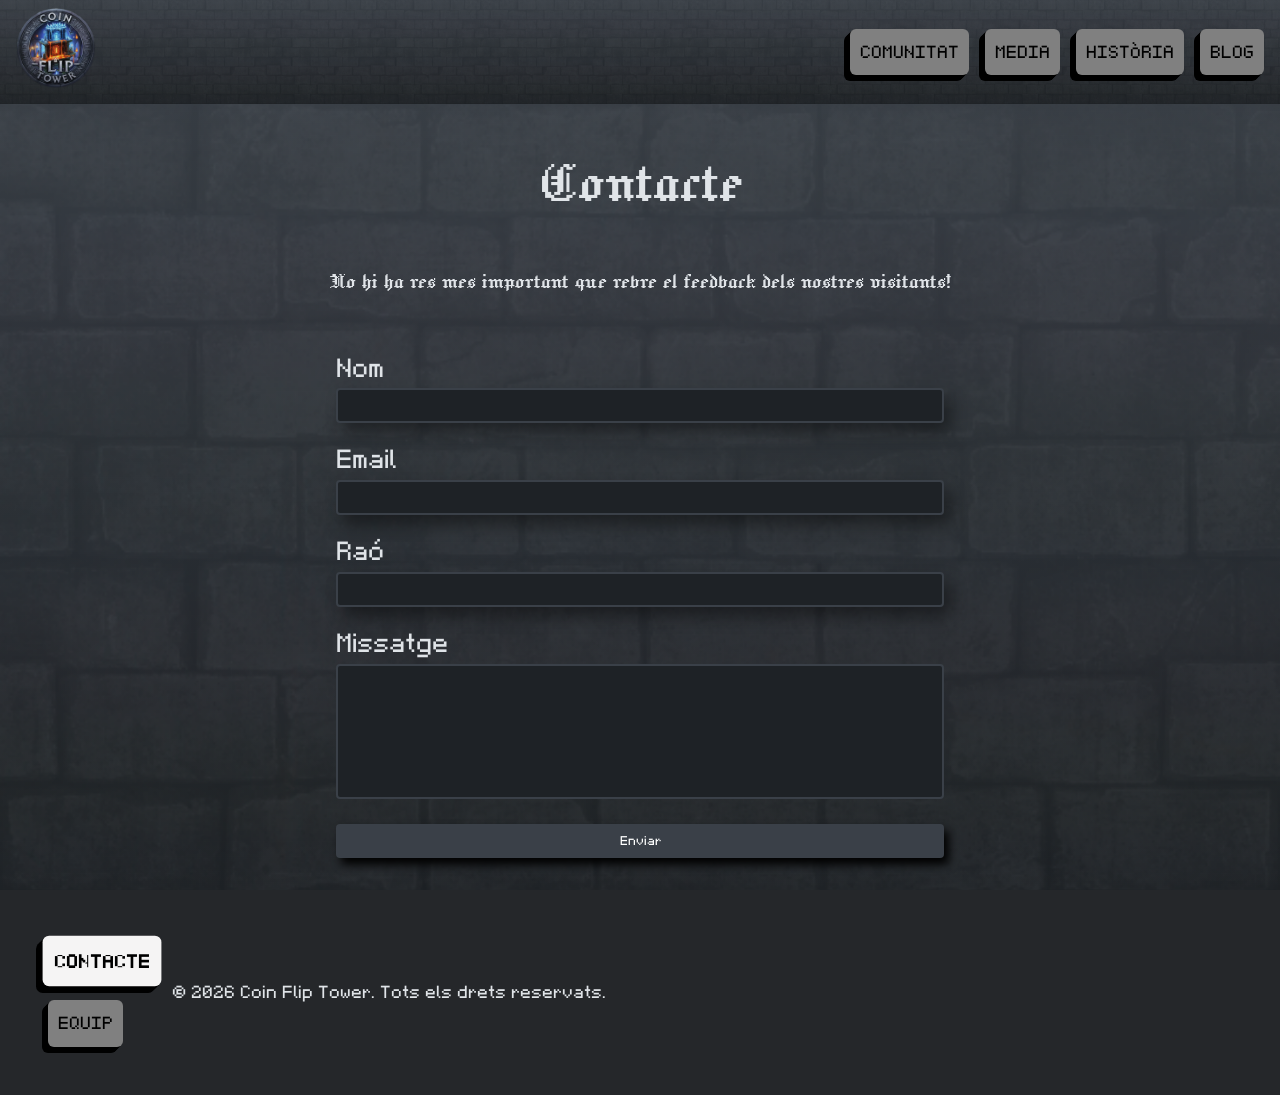
<file: html-sections/contacte.html>
<!DOCTYPE html>
<html lang="cat">
<head>
    <meta charset="UTF-8">
    <meta name="viewport" content="width=device-width, initial-scale=1.0">
    <title>Coin Flip Tower</title>

    <!-- SEO metadata -->
    <meta name="description" content="Contacte dels desarrolladors de Coin Flip Tower i la seva pagina web">
    <meta name="keywords" content="Coin Flip Tower, contacte, contactar">
    <meta name="author" content="Adrià Vidal Ruiz">
    <meta name="author" content="Nahuel Medina Piconi">
    <meta name="author" content="Jorge Alcover Escanero">
    <meta name="author" content="Victor Antonio Álvarez Cornejo">

    <!-- MetaRobots -->
    <meta name="robots" content="index, follow">

    <!-- Opengraph metadata -->
    <meta property="og:title" content="Coin Flip Tower - Contacte">
    <meta property="og:description" content="Contacte per Coin Flip Tower">
    <meta property="og:type" content="website">
    <meta property="og:url" content="https://albertgalan.github.io/Coin-Flip-Tower-Web/">
    <meta property="og:image" content="/i/logo.png">

    <!-- Favicons -->
    <link rel="icon" type="image/x-icon" href="../i/favicon.png">

    <!-- Stylesheets -->
    <link rel="stylesheet" type="text/css" href="../styles/style.css">
    <link rel="stylesheet" type="text/css" href="../styles/contacte.css">
</head>
<body class="light">
    <header>
        <div class="big-header">
            <a href="../index.html"><img src="../i/logo.png"></a>
            <nav>
                <a href="../html-sections/comunitat.html">COMUNITAT</a>
                <a href="../html-sections/media.html">MEDIA</a>
                <a href="../html-sections/historia.html">HISTÒRIA</a>
                <a href="../html-sections/blog.html">BLOG</a>
            </nav>
        </div>
        <div class="small-header">
            <div class="dropdown">
                <button>
                    <svg width="32px" height="32px" viewBox="0 0 24 24" fill="none" xmlns="http://www.w3.org/2000/svg"><g id="SVGRepo_bgCarrier" stroke-width="0"></g><g id="SVGRepo_tracerCarrier" stroke-linecap="round" stroke-linejoin="round"></g><g id="SVGRepo_iconCarrier"> <path d="M4 18L20 18" stroke="#000000" stroke-width="2" stroke-linecap="round"></path> <path d="M4 12L20 12" stroke="#000000" stroke-width="2" stroke-linecap="round"></path> <path d="M4 6L20 6" stroke="#000000" stroke-width="2" stroke-linecap="round"></path> </g></svg>
                </button>
                <div>
                    <a href="../index.html">MENU</a>
                    <a href="../html-sections/comunitat.html">COMUNITAT</a>
                    <a href="../html-sections/media.html">MEDIA</a>
                    <a href="../html-sections/historia.html">HISTÒRIA</a>
                    <a href="../html-sections/blog.html">BLOG</a>
                </div>
            </div>
        </div>
    </header>

    <main class="normal-section">
        <section class="center-container">
            <h1>Contacte</h1>
            <h4>No hi ha res mes important que rebre el feedback dels nostres visitants!</h2>
        </section>
        <div class="contact-container">
            <form class="contact-form column a-center">
                <label for="name">Nom</label>
                <input id="name" name="name" type="text" required>
                <label for="email">Email</label>
                <input id="email" name="email" type="email" required>
                <label for="subject">Raó</label>
                <input id="subject" name="subject" type="text" required>
                <label for="text">Missatge</label>
                <textarea id="text" name="text" required></textarea>
                <button id="submit" type="submit">Enviar</button>
            </form>
        </div>
    </main>
    <footer>
        <nav class="g-1">
            <a href="../html-sections/contacte.html" class="active-btn">CONTACTE</a>
            <a href="../html-sections/equip.html">EQUIP</a>
        </nav>
        <p>© 2026 Coin Flip Tower. Tots els drets reservats.</p>
    </footer>
</body>
<script src="../scripts/contacte.js"></script>
</html>
</file>
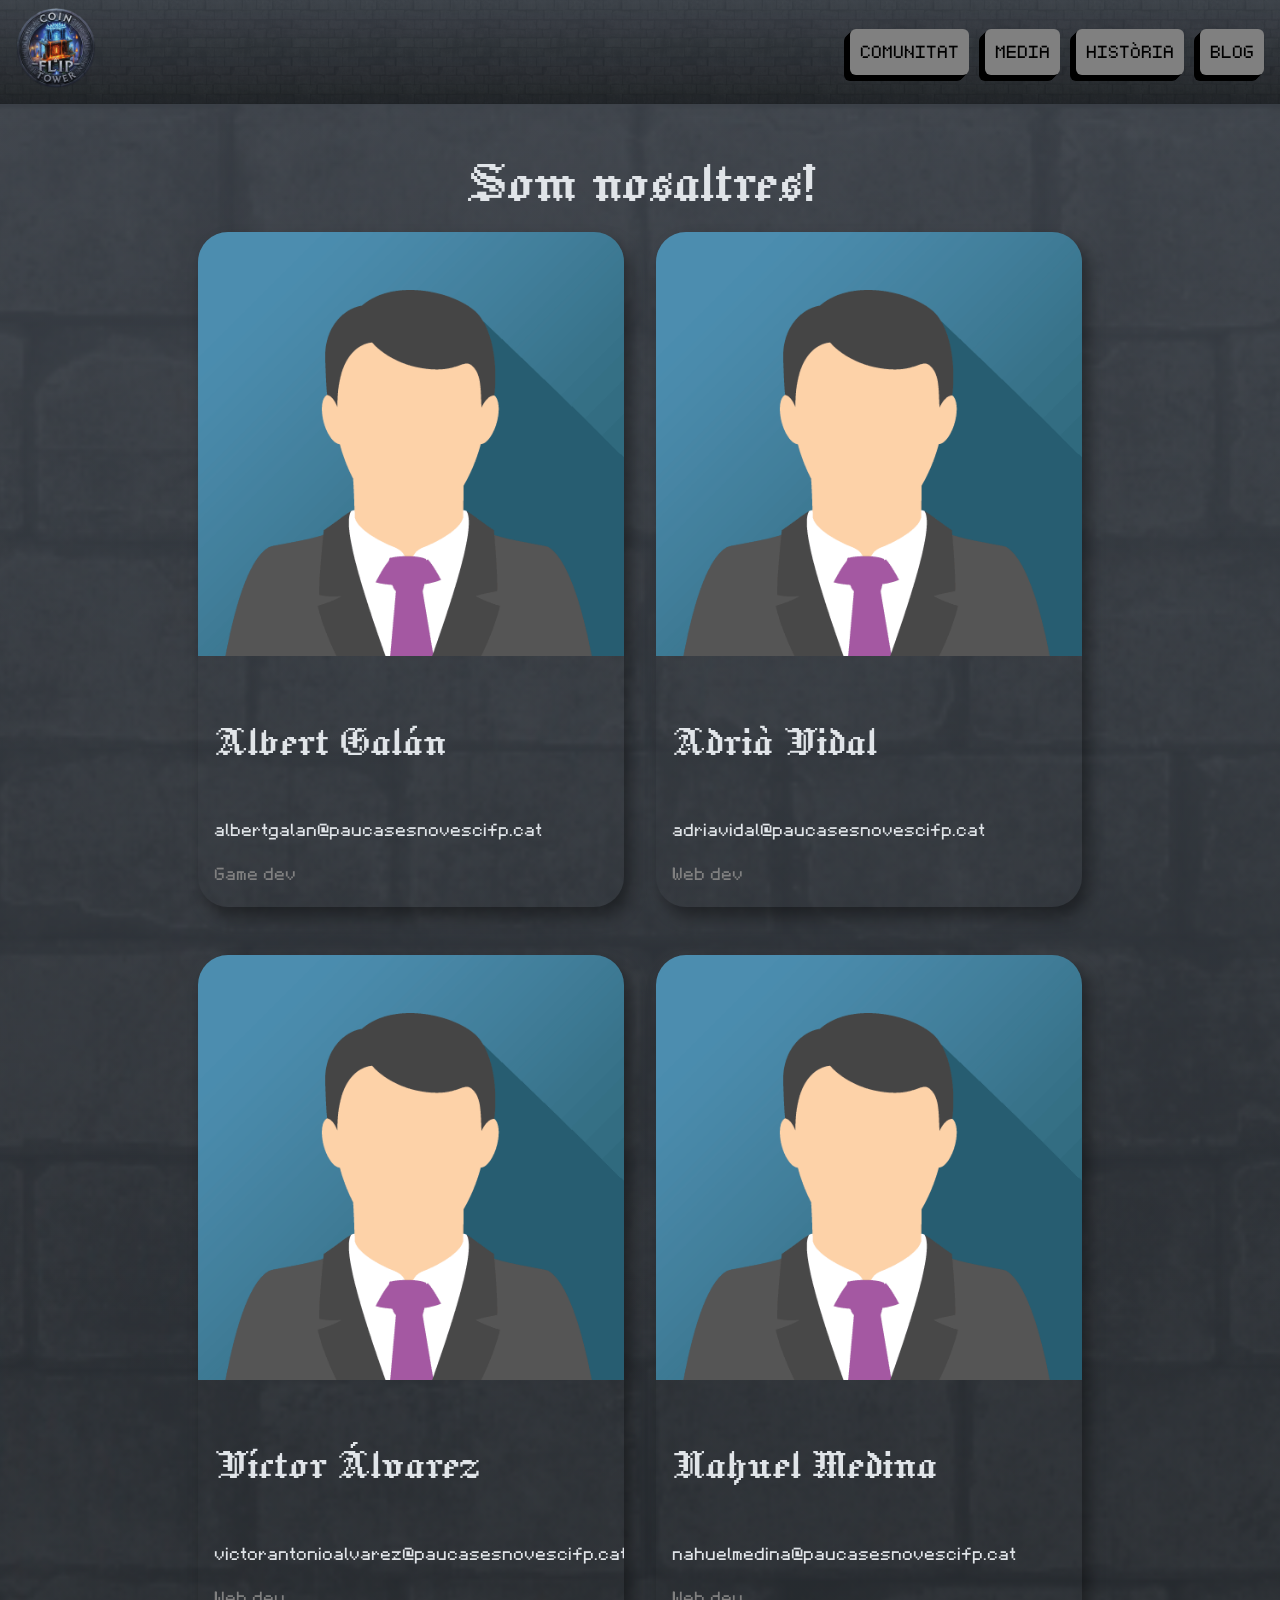
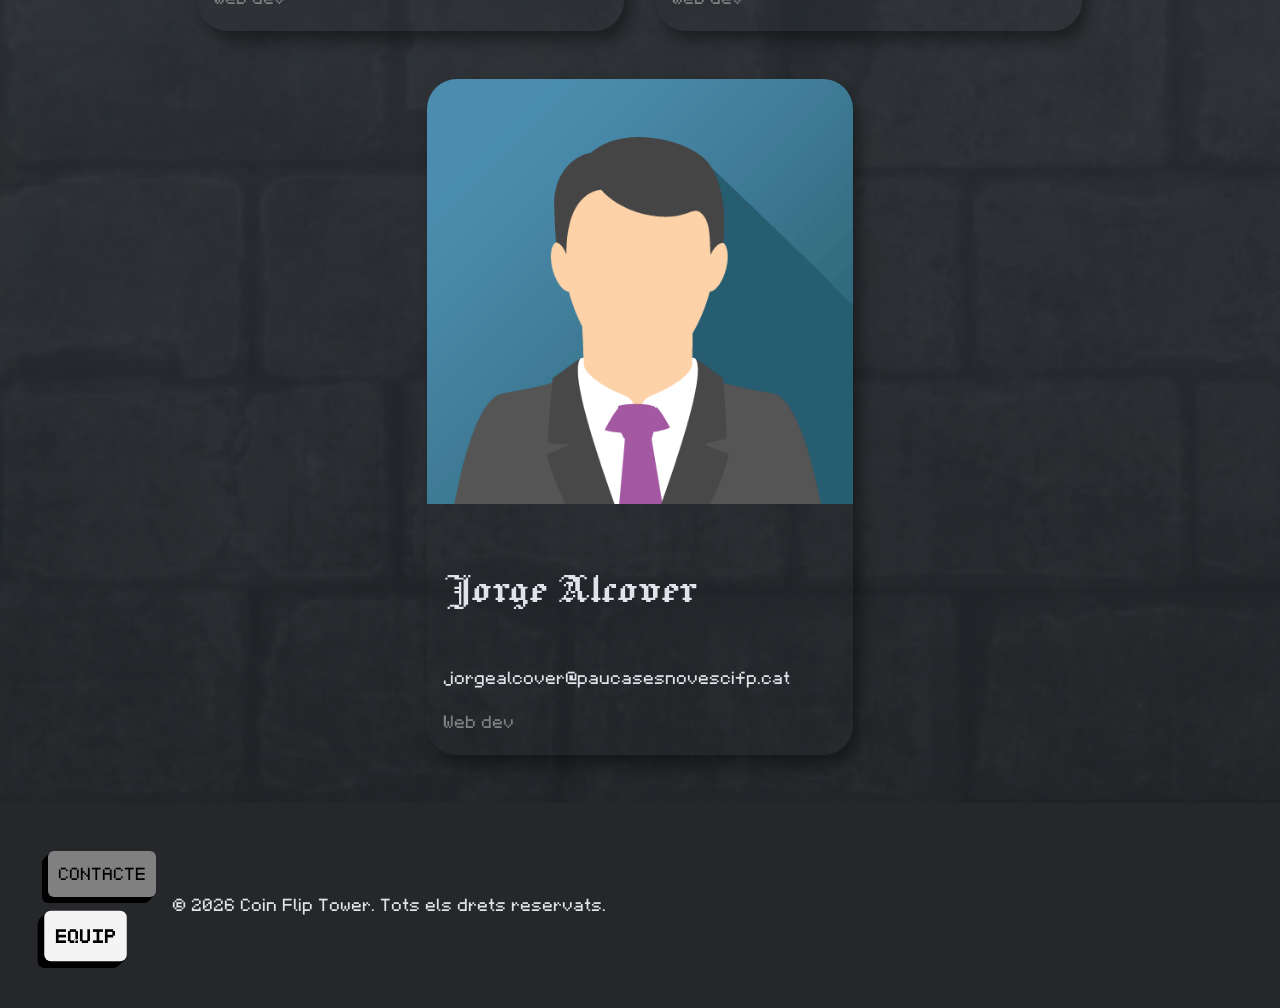
<file: html-sections/equip.html>
<!DOCTYPE html>
<html lang="cat">
<head>
    <meta charset="UTF-8">
    <meta name="viewport" content="width=device-width, initial-scale=1.0">
    <title>Coin Flip Tower</title>

    <!-- SEO metadata -->
    <meta name="description" content="Equip de desenvolupadors del projecte JAM PauCasesnoves 2026, Coin Flip Tower">
    <meta name="keywords" content="Coin Flip Tower, equip, desarrolladors">
    <meta name="author" content="Adrià Vidal Ruiz">
    <meta name="author" content="Nahuel Medina Piconi">
    <meta name="author" content="Jorge Alcover Escanero">
    <meta name="author" content="Victor Antonio Álvarez Cornejo">

    <!-- MetaRobots -->
    <meta name="robots" content="index, follow">

    <!-- Opengraph metadata -->
    <meta property="og:title" content="Coin Flip Tower - Equip">
    <meta property="og:description" content="Equip de Coin Flip Tower">
    <meta property="og:type" content="website">
    <meta property="og:url" content="https://albertgalan.github.io/Coin-Flip-Tower-Web/">
    <meta property="og:image" content="/i/logo.png">

    <!-- Favicons -->
    <link rel="icon" type="image/x-icon" href="../i/favicon.png">

    <!-- Stylesheets -->
    <link rel="stylesheet" type="text/css" href="../styles/style.css">
    <link rel="stylesheet" type="text/css" href="../styles/equip.css">
</head>
<body class="light">
    <header>
        <div class="big-header">
            <a href="../index.html"><img src="../i/logo.png"></a>
            <nav>
                <a href="../html-sections/comunitat.html">COMUNITAT</a>
                <a href="../html-sections/media.html">MEDIA</a>
                <a href="../html-sections/historia.html">HISTÒRIA</a>
                <a href="../html-sections/blog.html">BLOG</a>
            </nav>
        </div>
        <div class="small-header">
            <div class="dropdown">
                <button>
                    <svg width="32px" height="32px" viewBox="0 0 24 24" fill="none" xmlns="http://www.w3.org/2000/svg"><g id="SVGRepo_bgCarrier" stroke-width="0"></g><g id="SVGRepo_tracerCarrier" stroke-linecap="round" stroke-linejoin="round"></g><g id="SVGRepo_iconCarrier"> <path d="M4 18L20 18" stroke="#000000" stroke-width="2" stroke-linecap="round"></path> <path d="M4 12L20 12" stroke="#000000" stroke-width="2" stroke-linecap="round"></path> <path d="M4 6L20 6" stroke="#000000" stroke-width="2" stroke-linecap="round"></path> </g></svg>
                </button>
                <div>
                    <a href="../index.html">MENU</a>
                    <a href="../html-sections/comunitat.html">COMUNITAT</a>
                    <a href="../html-sections/media.html">MEDIA</a>
                    <a href="../html-sections/historia.html">HISTÒRIA</a>
                    <a href="../html-sections/blog.html">BLOG</a>
                </div>
            </div>
        </div>
    </header>

    <main class="center-container normal-section">
        <h1>Som nosaltres!</h1>
        <article class="tarjetas-equipo row j-center a-start g-2">
            <div class="card">
                <img src="../i/dott.png">
                <div class="container">
                    <h2>Albert Galán</h2>
                    <p>albertgalan@paucasesnovescifp.cat</p>
                    <p class="title">Game dev</p>
                </div>
            </div>
            <div class="card">
                <img src="../i/dott.png">
                <div class="container">
                    <h2>Adrià Vidal</h2>
                    <p>adriavidal@paucasesnovescifp.cat</p>
                    <p class="title">Web dev</p>
                </div>
            </div>
            <div class="card">
                <img src="../i/dott.png">
                <div class="container">
                    <h2>Víctor Álvarez</h2>
                    <p>victorantonioalvarez@paucasesnovescifp.cat</p>
                    <p class="title">Web dev</p>
                </div>
            </div>
            <div class="card">
                <img src="../i/dott.png">
                <div class="container">
                    <h2>Nahuel Medina</h2>
                    <p>nahuelmedina@paucasesnovescifp.cat</p>
                    <p class="title">Web dev</p>
                </div>
            </div>
            <div class="card">
                <img src="../i/dott.png">
                <div class="container">
                    <h2>Jorge Alcover</h2>
                    <p>jorgealcover@paucasesnovescifp.cat</p>
                    <p class="title">Web dev</p>
                </div>
            </div>
        </article>
    </main>

    <footer>
        <nav class="g-1">
            <a href="../html-sections/contacte.html">CONTACTE</a>
            <a href="../html-sections/equip.html" class="active-btn">EQUIP</a>
        </nav>
        <p>© 2026 Coin Flip Tower. Tots els drets reservats.</p>
    </footer>
</body>
<script src="../scripts/equip.js"></script>
</html>
</file>
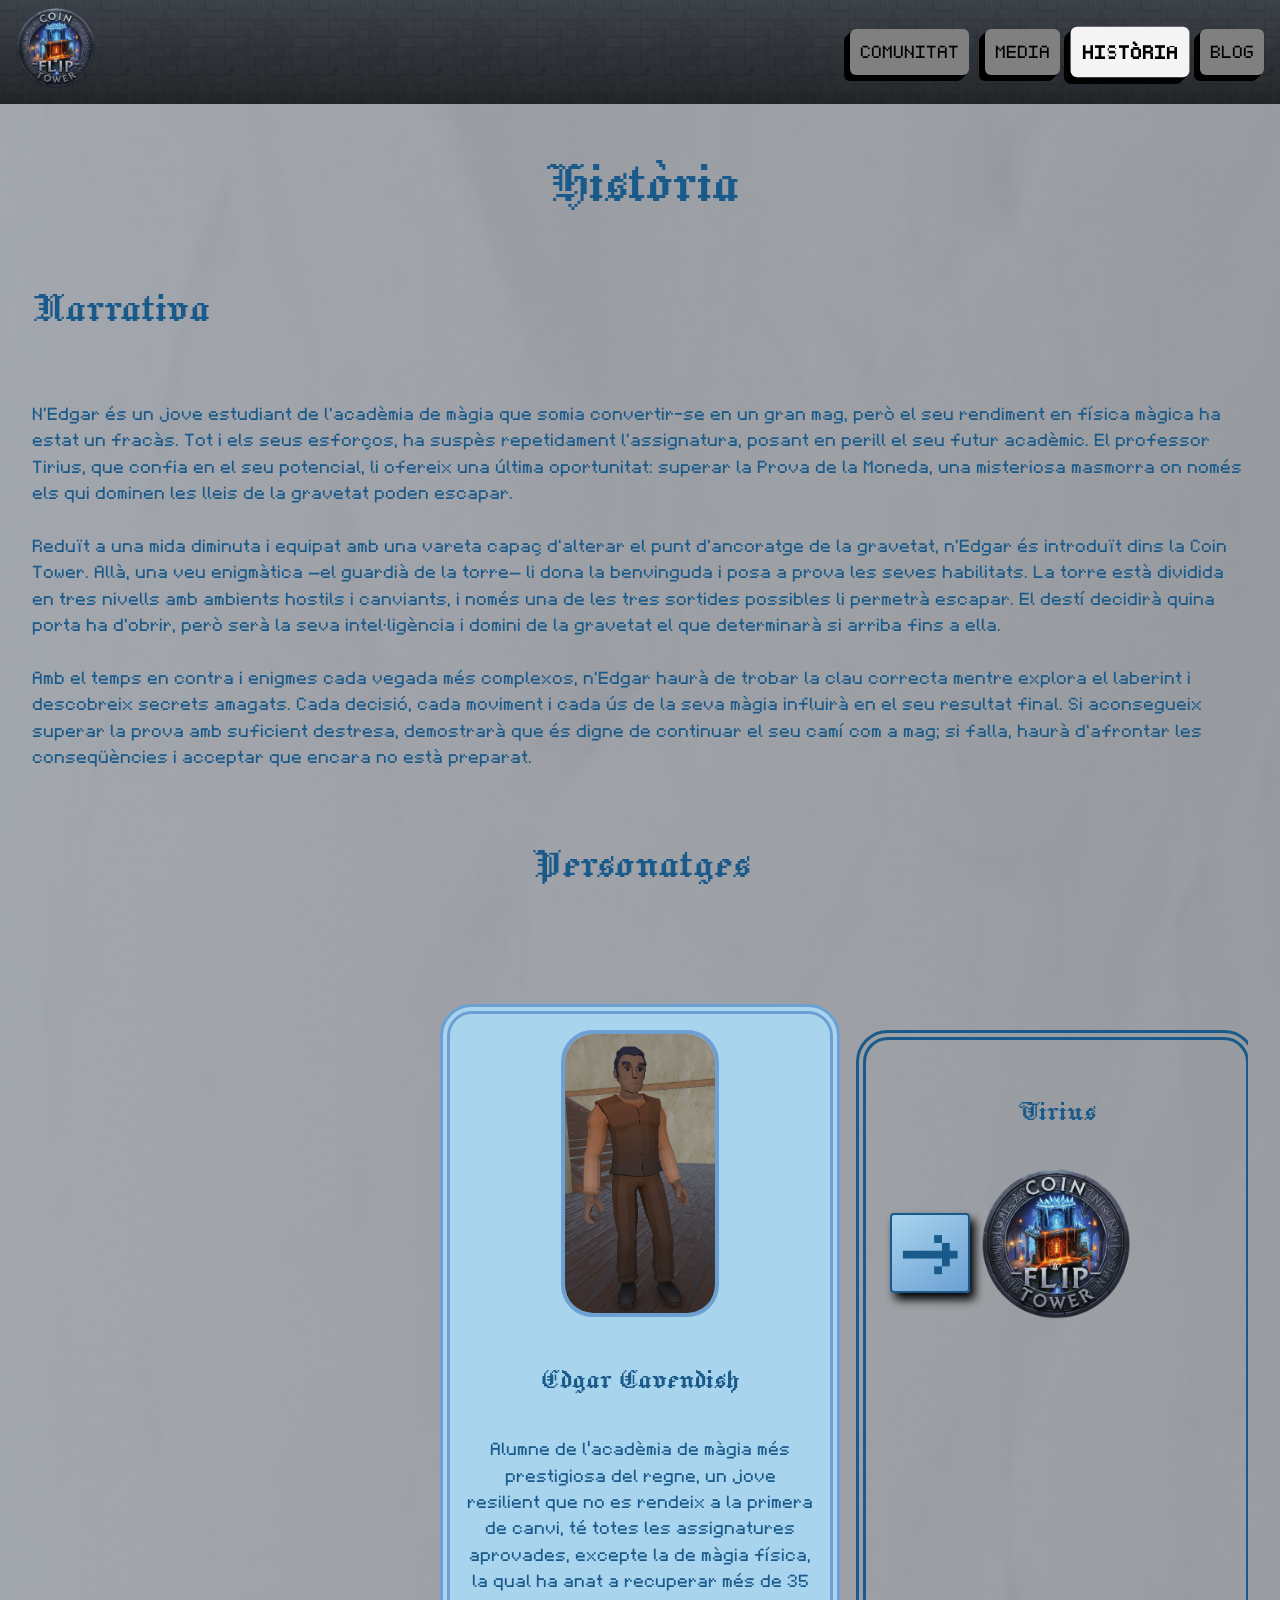
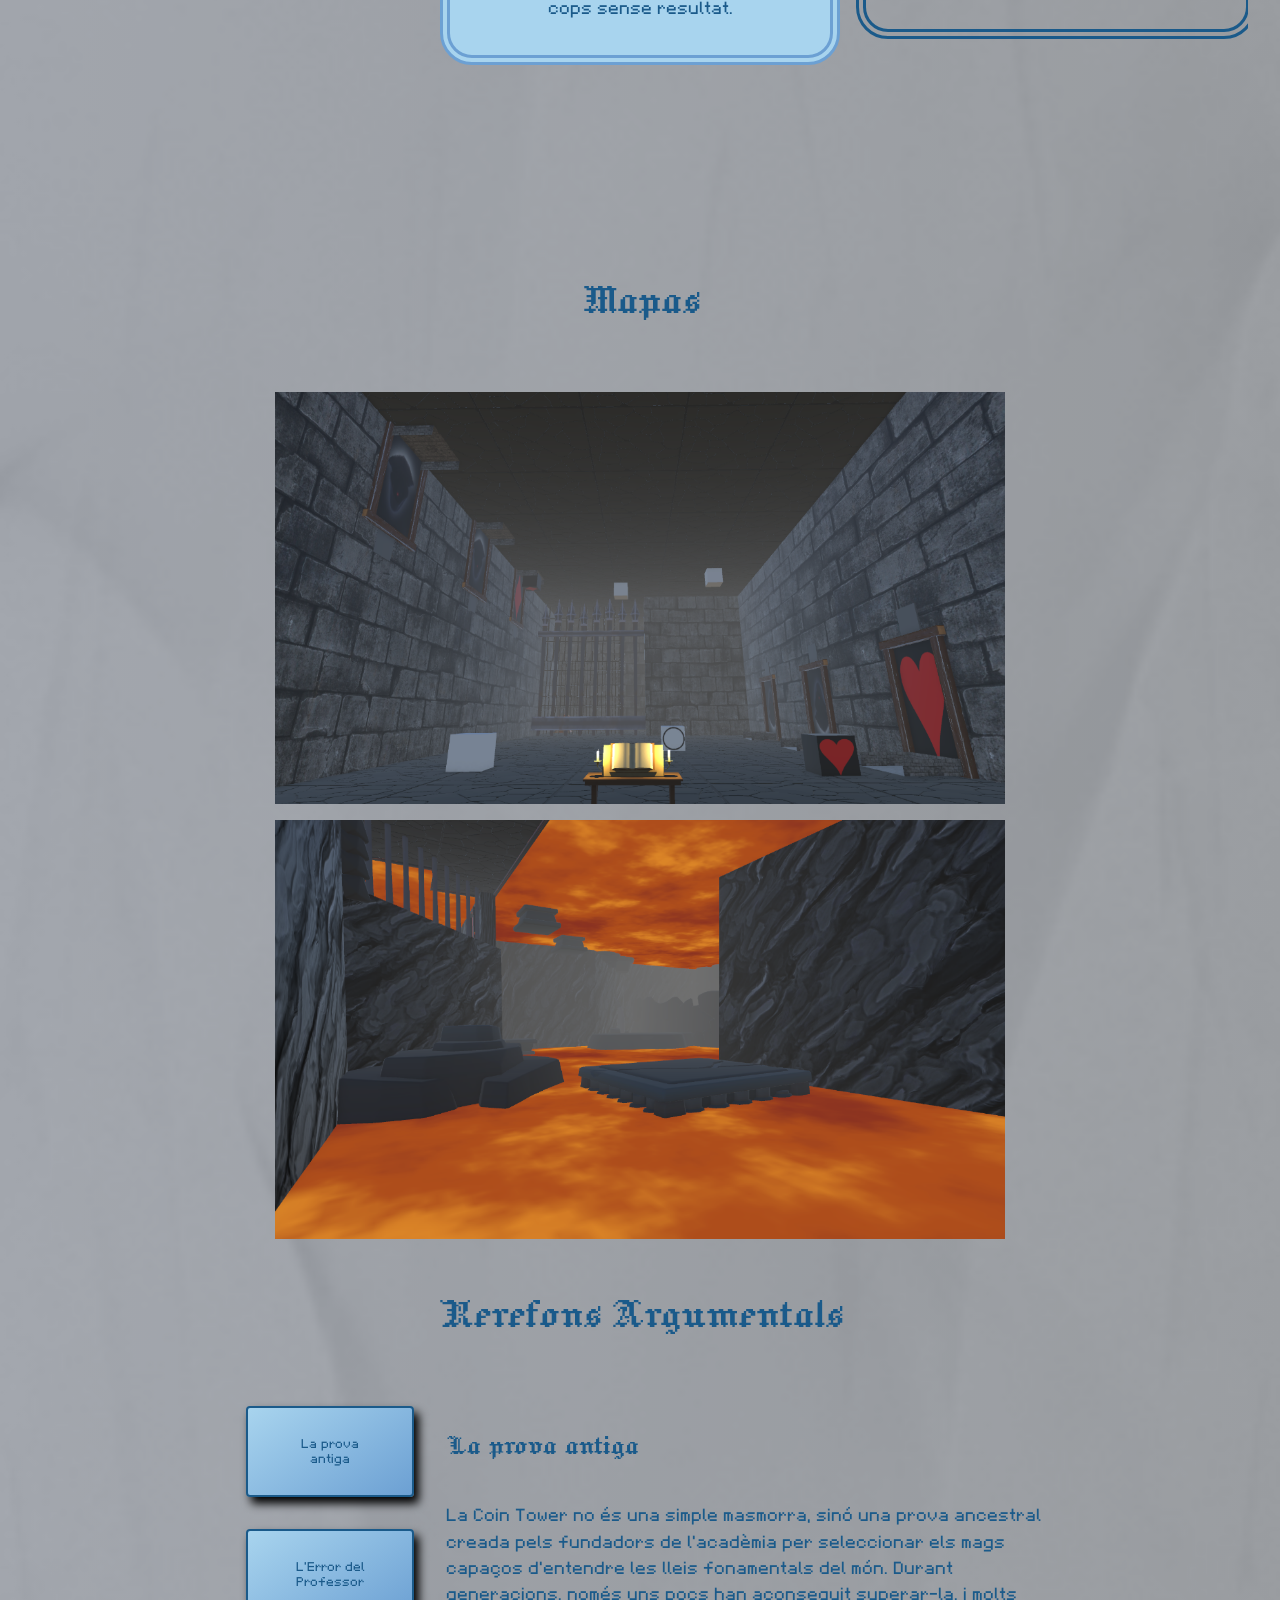
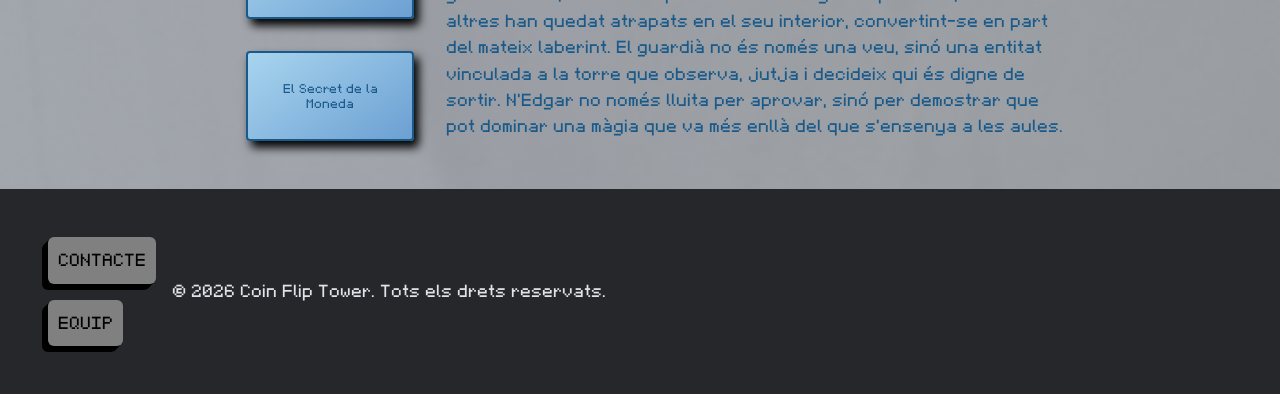
<file: html-sections/historia.html>
<!DOCTYPE html>
<html lang="cat">
<head>
    <meta charset="UTF-8">
    <meta name="viewport" content="width=device-width, initial-scale=1.0">
    <title>Coin Flip Tower</title>

    <!-- SEO metadata -->
    <meta name="description" content="Historia detallada de Coin Flip Tower, amb els personatges narrats i els mapes del joc">
    <meta name="keywords" content="Coin Flip Tower, historia, mapa, personatges">
    <meta name="author" content="Adrià Vidal Ruiz">
    <meta name="author" content="Nahuel Medina Piconi">
    <meta name="author" content="Jorge Alcover Escanero">
    <meta name="author" content="Victor Antonio Álvarez Cornejo">

    <!-- MetaRobots -->
    <meta name="robots" content="index, follow">

    <!-- Opengraph metadata -->
    <meta property="og:title" content="Coin Flip Tower - Historia">
    <meta property="og:description" content="Historia de Coin Flip Tower">
    <meta property="og:type" content="website">
    <meta property="og:url" content="https://albertgalan.github.io/Coin-Flip-Tower-Web/">
    <meta property="og:image" content="/i/logo.png">

    <!-- Favicons -->
    <link rel="icon" type="image/x-icon" href="../i/favicon.png">

    <!-- Stylesheets -->
    <link rel="stylesheet" type="text/css" href="../styles/style.css">
    <link rel="stylesheet" type="text/css" href="../styles/historia.css">
</head>
<body class="light">
    <header>
        <div class="big-header">
            <a href="../index.html"><img src="../i/logo.png"></a>
            <nav>
                <a href="../html-sections/comunitat.html">COMUNITAT</a>
                <a href="../html-sections/media.html">MEDIA</a>
                <a href="../html-sections/historia.html" class="active-btn">HISTÒRIA</a>
                <a href="../html-sections/blog.html">BLOG</a>
            </nav>
        </div>
        <div class="small-header">
            <div class="dropdown">
                <button>
                    <svg width="32px" height="32px" viewBox="0 0 24 24" fill="none" xmlns="http://www.w3.org/2000/svg"><g id="SVGRepo_bgCarrier" stroke-width="0"></g><g id="SVGRepo_tracerCarrier" stroke-linecap="round" stroke-linejoin="round"></g><g id="SVGRepo_iconCarrier"> <path d="M4 18L20 18" stroke="#000000" stroke-width="2" stroke-linecap="round"></path> <path d="M4 12L20 12" stroke="#000000" stroke-width="2" stroke-linecap="round"></path> <path d="M4 6L20 6" stroke="#000000" stroke-width="2" stroke-linecap="round"></path> </g></svg>
                </button>
                <div>
                    <a href="../index.html">MENU</a>
                    <a href="../html-sections/comunitat.html">COMUNITAT</a>
                    <a href="../html-sections/media.html">MEDIA</a>
                    <a href="../html-sections/historia.html" class="active-btn">HISTÒRIA</a>
                    <a href="../html-sections/blog.html">BLOG</a>
                </div>
            </div>
        </div>
    </header>

    <main class="ice-section">
        <h1>Història</h1>
        
        <!-- Game lore narrative -->
        <section class="left-container">
            <h2>Narrativa</h2>
            <p>N’Edgar és un jove estudiant de l’acadèmia de màgia que somia convertir-se en un gran mag, però el seu rendiment en física màgica ha estat un fracàs. Tot i els seus esforços, ha suspès repetidament l’assignatura, posant en perill el seu futur acadèmic. El professor Tirius, que confia en el seu potencial, li ofereix una última oportunitat: superar la Prova de la Moneda, una misteriosa masmorra on només els qui dominen les lleis de la gravetat poden escapar.<br><br>Reduït a una mida diminuta i equipat amb una vareta capaç d’alterar el punt d’ancoratge de la gravetat, n’Edgar és introduït dins la Coin Tower. Allà, una veu enigmàtica —el guardià de la torre— li dona la benvinguda i posa a prova les seves habilitats. La torre està dividida en tres nivells amb ambients hostils i canviants, i només una de les tres sortides possibles li permetrà escapar. El destí decidirà quina porta ha d’obrir, però serà la seva intel·ligència i domini de la gravetat el que determinarà si arriba fins a ella.<br><br>Amb el temps en contra i enigmes cada vegada més complexos, n’Edgar haurà de trobar la clau correcta mentre explora el laberint i descobreix secrets amagats. Cada decisió, cada moviment i cada ús de la seva màgia influirà en el seu resultat final. Si aconsegueix superar la prova amb suficient destresa, demostrarà que és digne de continuar el seu camí com a mag; si falla, haurà d’afrontar les conseqüències i acceptar que encara no està preparat.</p>
        </section>
    
        <section class="center-container">
            <h2>Personatges</h2>
            <div class="carousel column a-center">
                <div class="carousel-track-wrap">
                    <div class="carousel-track row p-2">
                        <div class="character active column a-center j-start">
                            <div class="character-inner">
                                <div class="character-front">
                                    <img class="charimg" src="../i/edgar.png">
                                    <h3>Edgar Cavendish</h3>
                                    <p>Alumne de l'acadèmia de màgia més prestigiosa del regne, un jove resilient que no es rendeix a la primera de canvi, té totes les assignatures aprovades, excepte la de màgia física, la qual ha anat a recuperar més de 35 cops sense resultat.</p>
                                </div>
                                <div class="character-back">
                                    <h3>Edgar Cavendish</h3>
                                    <img class="cardimg" src="../i/logo.png">
                                </div>
                            </div>
                        </div>
                        <div class="character column a-center j-start">
                            <div class="character-inner">
                                <div class="character-front">
                                    <img class="charimg" src="../i/tirius.png">
                                    <h3>Tirius</h3>
                                    <p>Professor de màgia física, veterà de l'acadèmia, li agrada molt ajudar als seus alumnes, i li té un especial apreci a l'Edgar.</p>
                                </div>
                                <div class="character-back">
                                    <h3>Tirius</h3>
                                    <img class="cardimg" src="../i/logo.png">
                                </div>
                            </div>
                        </div>
                        <div class="character column a-center j-start">
                            <div class="character-inner">
                                <div class="character-front">
                                    <img class="charimg" src="../i/guardia.png">
                                    <h3>El Guardià</h3>
                                    <p>Ent totpoderós que està tancat dins l'artefacte de la moneda, no es sap perquè, ni que nom, ni d'on ve, simplement ÉS.</p>
                                </div>
                                <div class="character-back">
                                    <h3>El Guardià</h3>
                                    <img class="cardimg" src="../i/logo.png">
                                </div>
                            </div>
                        </div>
                        <div class="character column a-center j-start">
                            <div class="character-inner">
                                <div class="character-front">
                                    <img class="charimg" src="../i/conseller.png">
                                    <h3>Conseller de Màgia Gaius</h3>
                                    <p>Líder del Consell de màgia de l'acadèmia, un vell xapat a l'antiga, participà en l'anterior gran guerra de la màgia, té més anys dels que fa aparentar.</p>
                                </div>
                                <div class="character-back">
                                    <h3>Conseller de Màgia Gaius</h3>
                                    <img class="cardimg" src="../i/logo.png">
                                </div>
                            </div>
                        </div>
                    </div>
                </div>
                <div class="character-btn flex row a-start m-0 g-2">
                    <button class="carousel-prev">←</button>
                    <button class="carousel-next">→</button>
                </div>
            </div>
        </section>
        
        <section class="center-container column g-1 maps">
            <h2>Mapas</h2>
            <img src="../i/normal_map.png">
            <!-- <img src="../i/ice_map.jpg"> -->
            <img src="../i/lava_map.png">
        </section>
    
        <section class="center-container column a-center">
            <h2>Rerefons Argumentals</h2>
            <div class="row rerefons-section">
                <div class="rerefons-button-list column a-center">
                    <button class="rerefons-button m-1">La prova antiga</button>
                    <button class="rerefons-button m-1">L’Error del Professor</button>
                    <button class="rerefons-button m-1">El Secret de la Moneda</button>
                </div>
                <div class="column j-center a-start">
                    <article class="column a-start rerefons-page rerefons-page-active">
                        <h3>La prova antiga</h3>
                        <p>La Coin Tower no és una simple masmorra, sinó una prova ancestral creada pels fundadors de l’acadèmia per seleccionar els mags capaços d’entendre les lleis fonamentals del món. Durant generacions, només uns pocs han aconseguit superar-la, i molts altres han quedat atrapats en el seu interior, convertint-se en part del mateix laberint. El guardià no és només una veu, sinó una entitat vinculada a la torre que observa, jutja i decideix qui és digne de sortir. N’Edgar no només lluita per aprovar, sinó per demostrar que pot dominar una màgia que va més enllà del que s’ensenya a les aules.</p>
                    </article>
        
                    <article class="column a-start rerefons-page">
                        <h3>L’Error del Professor</h3>
                        <p>El professor Tirius no ha escollit aquesta prova per casualitat. Anys enrere, ell mateix va entrar a la Coin Tower i gairebé no en va sortir amb vida. Des d’aleshores, sap que la torre amaga irregularitats, com si la seva estructura canviés o reaccionés a qui hi entra. En enviar-hi n’Edgar, no només li dona una oportunitat, sinó que intenta confirmar les seves sospites: que la torre té voluntat pròpia. A mesura que el protagonista avança, comencen a aparèixer anomalies que no haurien d’existir, posant en dubte si aquesta és realment una prova justa.</p>
                    </article>
        
                    <article class="column a-start rerefons-page">
                        <h3>El Secret de la Moneda</h3>
                        <p>La torre existeix dins una moneda encantada, un artefacte antic capaç de contenir un espai molt més gran del que aparenta. Aquesta moneda va ser creada per un mag desconegut que volia encapsular un fragment de realitat i controlar les seves lleis físiques. Amb el temps, l’artefacte es va tornar inestable, i els seus tres nivells representen diferents estats d’aquest poder descontrolat. N’Edgar, sense saber-ho, no només intenta escapar, sinó que està interactuant amb una relíquia que podria alterar l’equilibri de la màgia si arriba a ser dominada o destruïda.</p>
                    </article>
                </div>
            </div>
        </section>
    </main>

    <footer>
        <nav class="g-1">
            <a href="../html-sections/contacte.html">CONTACTE</a>
            <a href="../html-sections/equip.html">EQUIP</a>
        </nav>
        <p>© 2026 Coin Flip Tower. Tots els drets reservats.</p>
    </footer>
</body>
<script src="../scripts/historia.js"></script>
</html>
</file>
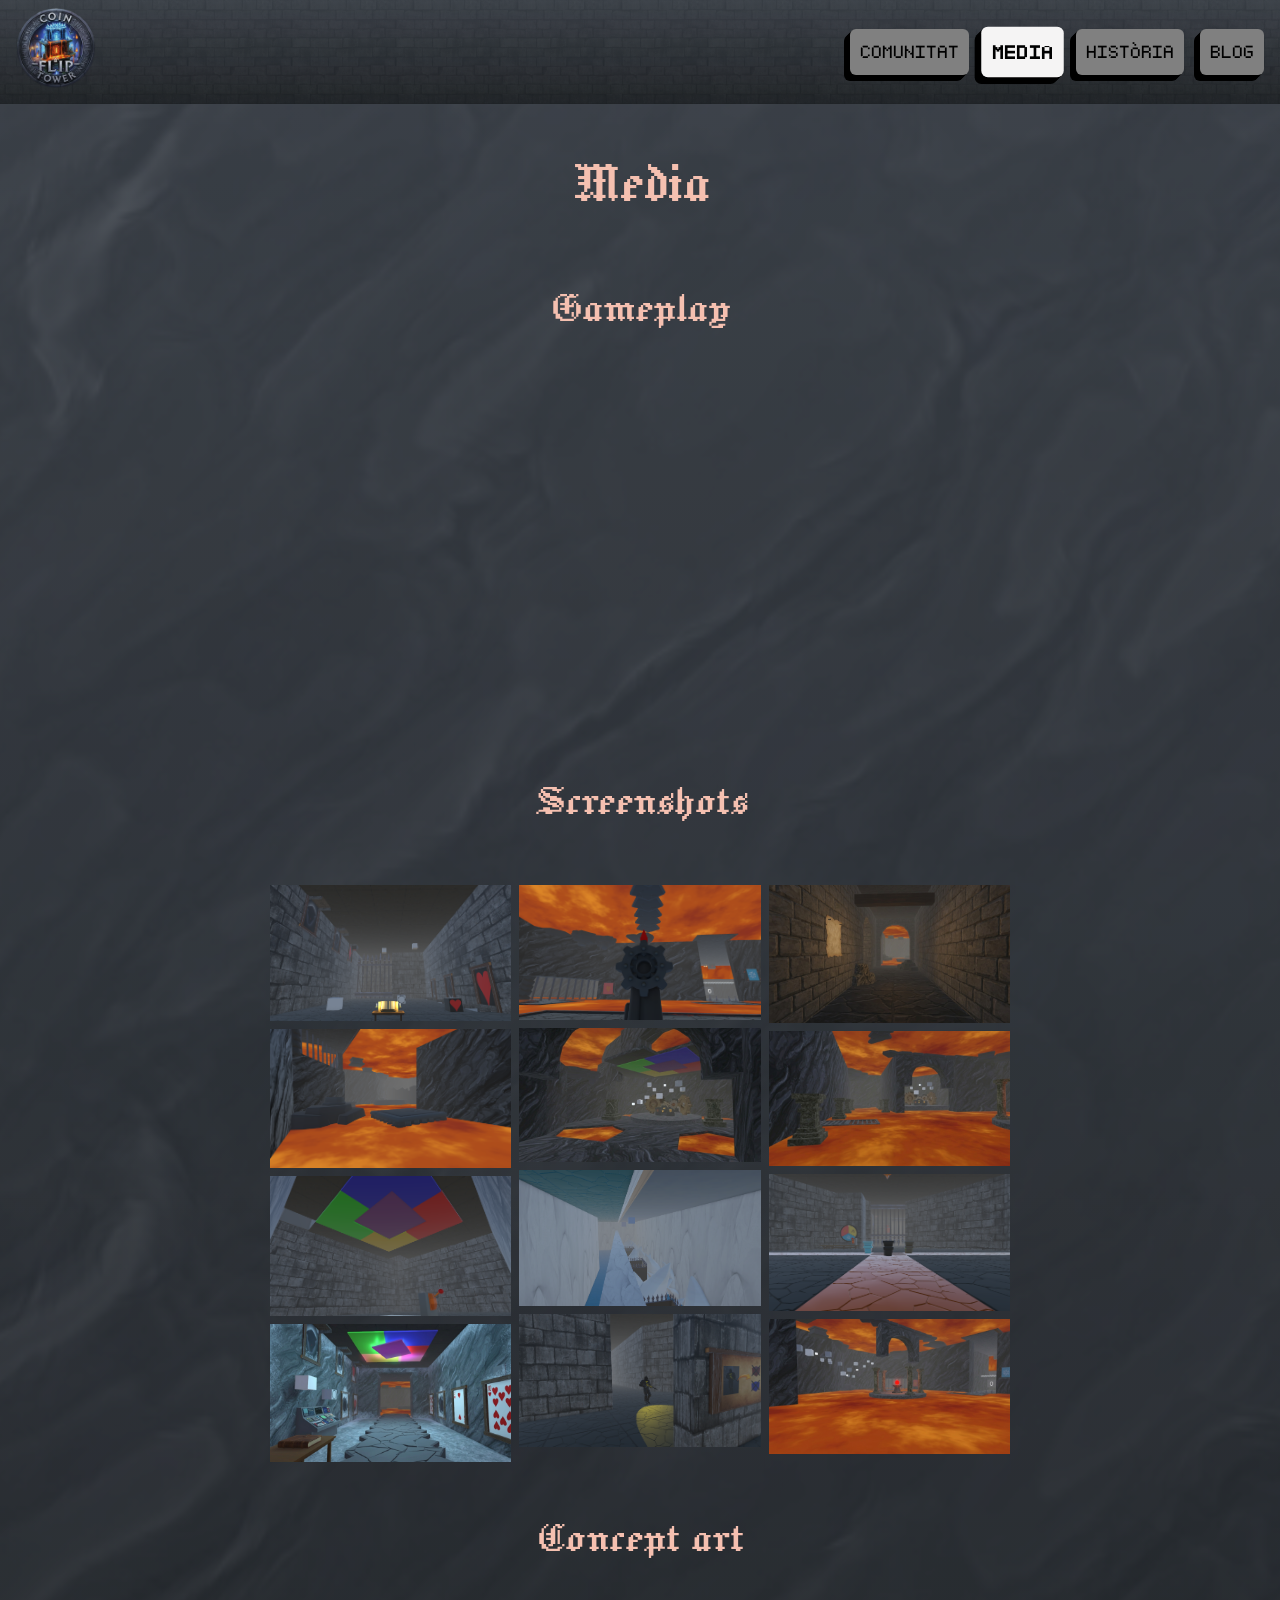
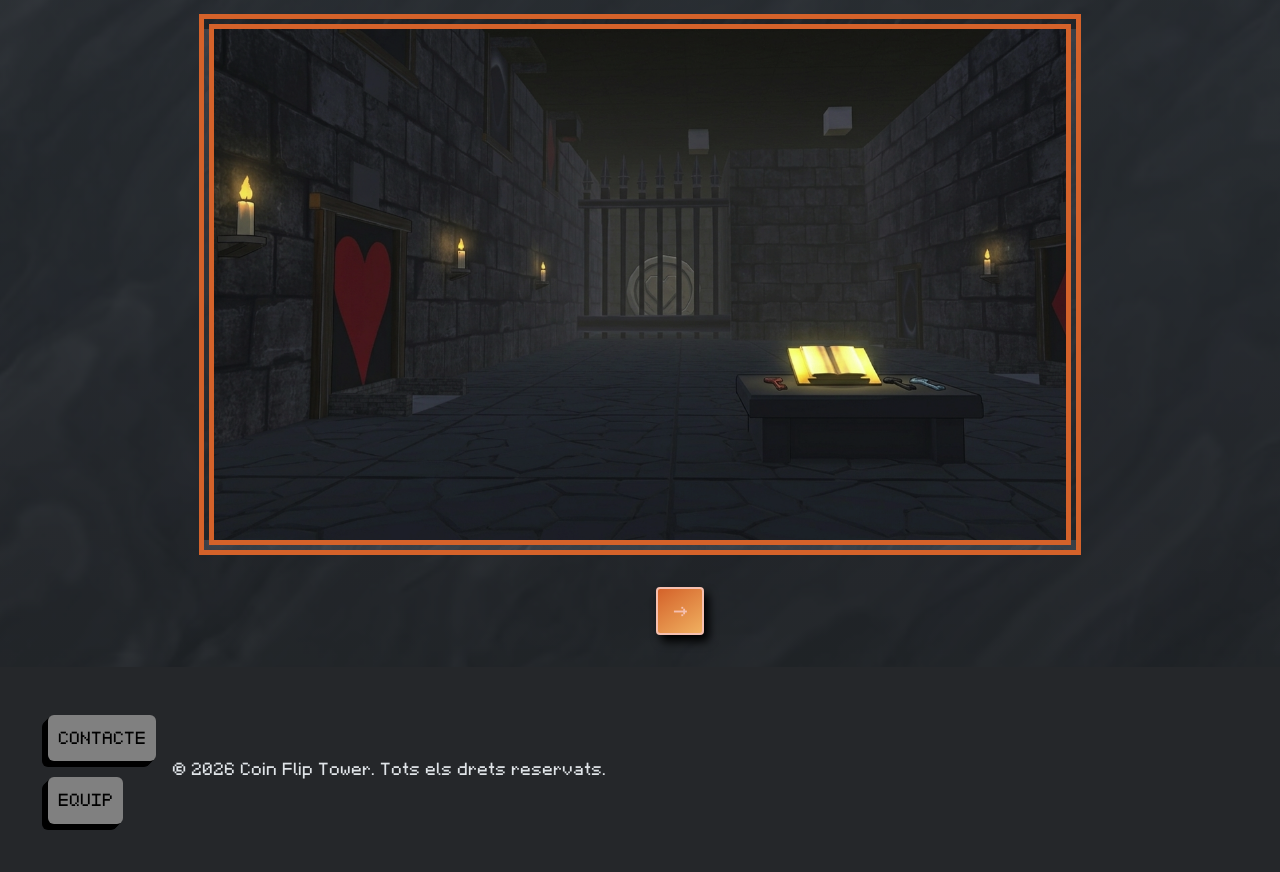
<file: html-sections/media.html>
<!DOCTYPE html>
<html lang="cat">
<head>
    <meta charset="UTF-8">
    <meta name="viewport" content="width=device-width, initial-scale=1.0">
    <title>Coin Flip Tower</title>

    <meta name="description" content="Walktrough, fotos i arts del videojoc Coin Flip Tower">
    <meta name="keywords" content="Coin Flip Tower, media, art, gameplay, walktrough">
    <meta name="author" content="Adrià Vidal Ruiz">
    <meta name="author" content="Nahuel Medina Piconi">
    <meta name="author" content="Jorge Alcover Escanero">
    <meta name="author" content="Victor Antonio Álvarez Cornejo">

    <meta name="robots" content="index, follow">

    <meta property="og:title" content="Coin Flip Tower - Media">
    <meta property="og:description" content="Media Coin Flip Tower">
    <meta property="og:type" content="website">
    <meta property="og:url" content="https://albertgalan.github.io/Coin-Flip-Tower-Web/">
    <meta property="og:image" content="/i/logo.png">

    <link rel="icon" type="image/x-icon" href="../i/favicon.png">

    <link rel="stylesheet" type="text/css" href="../styles/style.css">
    <link rel="stylesheet" type="text/css" href="../styles/media.css">
</head>
<body class="light">
    <header>
        <div class="big-header">
            <a href="../index.html"><img src="../i/logo.png"></a>
            <nav>
                <a href="../html-sections/comunitat.html">COMUNITAT</a>
                <a href="../html-sections/media.html" class="active-btn">MEDIA</a>
                <a href="../html-sections/historia.html">HISTÒRIA</a>
                <a href="../html-sections/blog.html">BLOG</a>
            </nav>
        </div>
        <div class="small-header">
            <div class="dropdown">
                <button>
                    <svg width="32px" height="32px" viewBox="0 0 24 24" fill="none" xmlns="http://www.w3.org/2000/svg"><g id="SVGRepo_bgCarrier" stroke-width="0"></g><g id="SVGRepo_tracerCarrier" stroke-linecap="round" stroke-linejoin="round"></g><g id="SVGRepo_iconCarrier"> <path d="M4 18L20 18" stroke="#000000" stroke-width="2" stroke-linecap="round"></path> <path d="M4 12L20 12" stroke="#000000" stroke-width="2" stroke-linecap="round"></path> <path d="M4 6L20 6" stroke="#000000" stroke-width="2" stroke-linecap="round"></path> </g></svg>
                </button>
                <div>
                    <a href="../index.html">MENU</a>
                    <a href="../html-sections/comunitat.html">COMUNITAT</a>
                    <a href="../html-sections/media.html" class="active-btn">MEDIA</a>
                    <a href="../html-sections/historia.html">HISTÒRIA</a>
                    <a href="../html-sections/blog.html">BLOG</a>
                </div>
            </div>
        </div>
    </header>

    <main class="fire-section"> 
        <h1>Media</h1>
        
        <section class="center-container">
            <h2>Gameplay</h2>
            <div class="iframe-container">
                <iframe 
                    src = "https://www.youtube.com/embed/3Mlv1U3QO8s" 
                    frameborder = "0" 
                    allow = "accelerometer; clipboard-write; encrypted-media; gyroscope; picture-in-picture" 
                    allowfullscreen>
                </iframe>
            </div>   
        </section>
    
        <section class="center-container">
            <h2>Screenshots</h2>
            <div class="row">
                <div class="column">
                    <img src="../i/normal_map.png">
                    <img src="../i/lava_map.png">
                    <img src="../i/color_puzzle.png">
                    <img src="../i/cards.png">
                </div>
                <div class="column">
                    <img src="../i/lava_gear.png">
                    <img src="../i/lava_colors.png">
                    <img src="../i/ice_map.png">
                    <img src="../i/guard_patrol.png">
                </div>
                <div class="column">
                    <img src="../i/corridor.png">
                    <img src="../i/lava_arc.png">
                    <img src="../i/rulette.png">
                    <img src="../i/lava_island.png">
                </div>
            </div>
        </section>
        
        <section class="center-container">
            <h2>Concept art</h2>
            <div class="carrusel-container">
                <div class="carrusel-track" id="track">
                    <div class="carrusel-item">
                        <img src="../i/concept_dungeon1.png" alt="1">
                    </div>
                    <div class="carrusel-item">
                        <img src="../i/concept_dungeon3.png" alt="2">
                    </div>
                    <div class="carrusel-item">
                        <img src="../i/concept_hielo1.png" alt="3">
                    </div>
                    <div class="carrusel-item">
                        <img src="../i/concept_lava.png" alt="3">
                    </div>
                    <div class="carrusel-item">
                        <img src="../i/concept_dungeon2.png" alt="3">
                    </div>
                    <div class="carrusel-item">
                        <img src="../i/concept_hielo2.png" alt="3">
                    </div>
                </div>
            </div>
            <div class="character-btn flex row a-start m-0 g-2">
                    <button class="carrusel-prev">←</button>
                    <button class="carrusel-next">→</button>
                </div>
        </section>
    </main>

    <footer>
        <nav class="g-1">
            <a href="../html-sections/contacte.html">CONTACTE</a>
            <a href="../html-sections/equip.html">EQUIP</a>
        </nav>
        <p>© 2026 Coin Flip Tower. Tots els drets reservats.</p>
    </footer>
</body>
<script src="../scripts/media.js"></script>
</html>
</file>
<file: styles/style.css>
:root {
    --background-color-bright: #495057;
    --background-color-dark: #212529;
    --footer-background-color: #252422;
    --header-background-color: #adb5bd;

    --text-color: white;
    --hover-text-color: rgb(165, 166, 179);

    --ice-color-primary: #add3f4;
    --ice-color-secondary: #7ab8f0;
    --ice-color-tertiary: #0077b6;

    --fire-color-primary: #c9551f;
    --fire-color-secondary: #e8a045;
    --fire-color-tertiary: #c32f27;
}

.dark {
    --background-color-bright: #3a4048;
    --background-color-dark: #1e2226;
    --footer-background-color: #25272a;
    --header-background-color: #4a5260;

    --text-color: #e0e4e8;
    --hover-text-color: #a8b0bc;

    --ice-color-primary: #a8d4ee;
    --ice-color-secondary: #6ca0d3;
    --ice-color-tertiary: #1a5a8a;

    --fire-color-primary: #d4622a;
    --fire-color-secondary: #f0b060;
    --fire-color-tertiary: #f5c0b0;
}

/* Fonts */
@font-face {
    font-family: 'Jacquard';
    src: url('../fonts/Jacquard12-Regular.ttf') format('truetype');
    font-weight: 600;
}

@font-face {
    font-family: 'GNF';
    src: url('../fonts/GNF\ TTF.ttf') format('truetype');
}

/* Font elements */
h1,h2,h3,h4 {
    font-family: 'Jacquard', serif;
}

h1 {
    text-align: center;
    font-size: 4rem;
    margin: 0;
}

h2 {
    font-size: 3rem;
}

h3 {
    font-size: 2rem;
}

h4 {
    font-size: 1.5rem;
}

a {
    color: var(--text-color);
    text-decoration: none;
    transition: all 0.1s linear;
}

/* Page sections */

html {
  -webkit-text-size-adjust: 100%;
  -ms-text-size-adjust: 100%;
}

body {
    margin: 0;
    font-family: 'GNF', sans-serif;
    font-size: 1.1rem;
    font-weight: 400;
    line-height: 1.5;
    color: var(--text-color);
    background-color: var(--footer-background-color);
}

main:not(.index) {
    padding: 2rem;
    min-height: 55vh;
}

header {
    position: sticky;
    top: 0;
    z-index: 999;
    height: fit-content;
}

.big-header {
    background: 
        url('../i/Bricks_diffuse.webp') center / contain,
        linear-gradient(var(--background-color-bright), var(--background-color-dark));
    padding: 0.5rem 1rem;
    display: flex;
    justify-content: space-between;
    align-items: center;
    height: fit-content;
}

.big-header > nav {
    display: flex;
    justify-content: space-between;
    align-items: center;
    gap: 1rem;
}

.big-header > a > img {
    max-width: 5rem;
}

.small-header {
    position: absolute;
    display: none;
    width: 100%;
    justify-content: center;
}

.dropdown {
    position: relative;
    display: block;
}

.dropdown button {
    padding: 16px;
    font-size: 16px;
    border: none;
    cursor: pointer;
}
.dropdown button:hover, .dropdown button:focus {
    background-color: #5f5f5f;
}

.dropdown > div {
    display: none;
    left: 50%;
    transform: translateX(-50%);
    position: absolute;
    background-color: #f1f1f1;
    min-width: 160px;
    box-shadow: 0px 8px 16px 0px rgba(0,0,0,0.2);
    z-index: 99;
}

.dropdown:focus-within > div {
    display: block;
}

.dropdown > div a {
    color: black;
    padding: 12px 16px;
    text-decoration: none;
    display: block;
    background-color: #ddd;
}

.active-btn, .dropdown a:hover {
    background: rgb(245, 244, 244);
    transform: scale(1.1);
    font-weight: bold;
}

footer {
    display: flex;
    align-items: center;
    background-color: var(--footer-background-color);
    padding: 2rem;
}

footer > nav {
    display: flex;
    flex-direction: column;
    align-items: start;
    padding: 1rem;
    min-width: fit-content;
}

/* Page elements */



.iframe-container {
    position: relative;
    width: 50%;
    padding-top: 28.125%;
}

iframe {
    position: absolute;
    top: 0;
    left: 0;
    width: 100%;
    height: 100%;
    border: none;
}

button {
    padding: 1rem;
    padding-left: 2rem;
    padding-right: 2rem;

    border-radius: 4px;
    box-shadow: 0.3rem 0.4rem 0.6rem black;
    transition: all 0.15s ease;
    font-family: 'GNF', serif;
}

button:hover {
    transform: translateY(-2px) scale(1.03);
    box-shadow: 0.5rem 0.7rem 1rem rgba(0,0,0,0.5);
}
button:active {
    transform: translateY(2px) scale(0.98);
    box-shadow: 0.2rem 0.2rem 0.3rem rgba(0,0,0,0.4);
}

nav a {
    height: fit-content;
    top: 0;
    left: 0;
    transition: all .1s linear 0s;
    position: relative;
    display: block;
    padding: 10px 10px;

    background-color: gray;
    color: black;

    box-shadow: -6px 6px 0, -5px 5px 0, -4px 4px 0, -3px 3px 0, -2px 2px 0, -1px 1px 0 black;
    border-radius: 6px;
    text-decoration: none;   
}

nav a:hover {
    top: -2px;
    left: 2px;
    box-shadow: -8px 8px 0, -6px 6px 0, -4px 4px 0, -3px 3px 0, -2px 2px 0, -1px 1px 0 black;
}

nav a:active {
    top: 3px;
    left: -3px;
    box-shadow: -3px 3px 0, -2px 2px 0, -1px 1px 0  black;
}

/* Floor color selectors */

.normal-section {
    background: 
        url('../i/Bricks_diffuse.webp') center / contain,
        linear-gradient(var(--background-color-bright), var(--background-color-dark));
    background-size: cover;
}

.ice-section {
    background: 
        url('../i/Ice_3_AmbientOcclusion.webp') center / contain,
        linear-gradient(90deg, var(--header-background-color), var(--background-color-bright));
    background-size: cover;
}

.ice-section h1, .ice-section h2 {
    color: var(--ice-color-tertiary);
}

.ice-section h3, .ice-section h4, .ice-section p {
    color: var(--ice-color-tertiary);
}

.ice-section button {
    background: linear-gradient(
        145deg,
        var(--ice-color-primary),
        var(--ice-color-secondary)
    );
    color: var(--ice-color-tertiary);
    border: 2px solid var(--ice-color-tertiary);
}

.ice-nav, .dropdown a.ice-nav:hover, .dropdown:has(*.ice-nav.active-btn) button {
    background: linear-gradient(
        145deg,
        var(--ice-color-primary),
        var(--ice-color-secondary)
    );
    color: var(--text-color);
}

.ice-nav.active-btn {
    background: var(--ice-color-tertiary);
}

.fire-section {
    background: 
        url('../i/Dry_Lava_BaseColor.webp') center / contain,
        linear-gradient(var(--background-color-bright), var(--background-color-dark));
    background-size: cover;
}

.fire-section h1, .fire-section h2 {
    color: var(--fire-color-tertiary);
}

.fire-section h3, .fire-section h4, .fire-section p {
    color: var(--fire-color-secondary);
}

.fire-section button {
    background: linear-gradient(
        145deg,
        var(--fire-color-primary),
        var(--fire-color-secondary)
    );
    color: var(--fire-color-tertiary);
    border: 2px solid var(--fire-color-tertiary);
}

.fire-nav, .dropdown a.fire-nav:hover, .dropdown:has(*.fire-nav.active-btn) button {
    background: linear-gradient(
        145deg,
        var(--fire-color-primary),
        var(--fire-color-secondary)
    );
    color: var(--text-color);
}

.fire-nav.active-btn {
    background: var(--fire-color-tertiary);
}

/* Common displays classes */
.hidden {
    display: none;
}

.block {
    display: block;
}

/* Common placement classes */
.left-container {
    display: flex;
    flex-direction: column;
    justify-content: start;
    align-items: start;
}

.center-container {
    display: flex;
    flex-direction: column;
    justify-content: start;
    align-items: center;
}

.row {
    display: flex;
    flex-direction: row;
}

.column {
    display: flex;
    flex-direction: column;
}

.j-start {
    justify-content: start;
}

.j-center {
    justify-content: center;
}

.j-between {
    justify-content: space-between;
}

.j-end {
    justify-content: end;
}

.a-start {
    align-items: start;
}

.a-center {
    align-items: center;
}

.a-end {
    align-items: end;
}

/* Common spacing classes */

.p-1 {
   padding: 1rem; 
}
.p-2 {
   padding: 2rem; 
}
.p-3 {
   padding: 3rem; 
}

.m-0 {
    margin: 0rem;
}
.m-1 {
   margin: 1rem; 
}
.m-2 {
   margin: 2rem; 
}
.m-3 {
   margin: 3rem; 
}

.g-1 {
   gap: 1rem; 
}
.g-2 {
   gap: 2rem; 
}
.g-3 {
   gap: 3rem;
}

/* Media queries */

@media screen and (max-width:1024px) {
    .iframe-container {
        width: 100%;
        padding-top: 56.25%;
    }
}

@media screen and (max-width: 750px) {
    h1 {
        padding-top: 3rem;
    }

    .big-header {
        display: none;
    }

    .small-header {
        display: flex;
    }

    footer {
        flex-direction: column;
    }

    footer nav {
        flex-direction: row;
    }

    .left-container {
        align-items: center;
    }
}
</file>
<file: styles/contacte.css>
.contact-container{
    display: flex;
    justify-content: center;
    gap: 10vw;
}

.contact-form {
    width: 50%;
}

.contact-form * {
    width: 100%;
    box-sizing: border-box;
    transition: all 0.15s ease;
}

.contact-container label{
    font-size: 1.7rem;
    margin-top: 1rem;
}

.contact-form input {
    background-color: var(--background-color-dark);
    border: 2px solid var(--background-color-bright);
    border-radius: 4px;
    padding: 0.5rem;
    outline: none;
    box-shadow: 0.4rem 0.6rem 1rem rgba(0,0,0,0.4);
}

.contact-form textarea {
    height: 15vh;
    background-color: var(--background-color-dark);
    border: 2px solid var(--background-color-bright);
    border-radius: 4px;
    padding: 0.5rem;
    outline: none;
    resize: none;
}

.contact-form input:focus,
.contact-form textarea:focus{
    background-color: rgba(255, 255, 255, 0.4);
    box-shadow: 0.4rem 0.6rem 1rem rgba(0,0,0,0.5);
    color: black;
    
}

.contact-form button {
    margin-top: 25px;
    background-color: var(--background-color-bright);
    border: none;
    border-radius: 4px;
    padding: 0.6rem;
    cursor: pointer;
    color: white;
}

.contact-form button:hover {
    transform: translate(-2px, 2px);
}

.contact-form button:active {
    transform: translate(2px, -2px);
}
.contact-form > div {
    display: flex;
    flex-direction: column;
    gap: 0.3rem;
}

@media screen and (max-width: 1024px) {
    .contact-form {
        width: 90%;
    }
}
</file>
<file: styles/equip.css>
.tarjetas-equipo{
    flex-wrap: wrap;
    width: 100%;
}

.card {
    width: 35%;
    margin-bottom: 1rem;
    overflow: hidden;
    box-shadow: 0.4rem 0.6rem 1rem rgba(0,0,0,0.4);
    border-radius: 30px;
    transition: all 0.15s ease;
}

.card:hover{
    transform: translateY(-2px);
    box-shadow: 0.5rem 0.7rem 1rem rgba(0,0,0,0.5);
}

.card img{
    width: 100%;
    border-radius: 5px 5px 0 0;
}

.container {
    padding: 2px 16px;
}

.title {
    color: grey;
}

@media screen and (max-width: 1250px) {
    .card {
        min-width: 45%;
    }
}

@media screen and (max-width: 850px) {
    .tarjetas-equipo{
        width: 90%;
        flex-direction: column;
        align-items: center;
    }
    
    .card{
        min-width: 80%;
        overflow-wrap: break-word;
    }
}
</file>
<file: styles/historia.css>
.carousel {
    align-items: center;
    gap: 1rem;
    width: 100%;
    padding: 2rem 0;
    overflow-x: hidden;
}

.carousel-track-wrap {
    width: 100%;
    max-width: 400px;
}

.carousel-track {
    display: flex;
    align-items: center;
    gap: 1rem;
    width: 100%;
    padding: 2rem 0;
}

.carousel-track-wrap {
    width: 100%;
    max-width: 400px;
}

.carousel-track {
    display: flex;
    transition: transform 0.4s cubic-bezier(.4,0,.2,1);
}

.carousel-prev, .carousel-next {
    flex-shrink: 0;
    width: 3rem;
    height: 3rem;
    padding: 0;
    display: flex;
    align-items: center;
    justify-content: center;
    font-size: 1.2rem;
    z-index: 5;
}

.character {
    perspective: 1000px;
    flex-shrink: 0;
    position: relative;
    transition: transform 0.3s ease;
    min-width: 100%;
    max-width: 100%;
}

.character-inner {
    width: 100%;
    position: relative;
    transform-style: preserve-3d;
    transition: transform 0.6s ease;
}

.character:not(.active) .character-inner {
    transform: rotateY(180deg);
    flex: 0 0 30vw;
}

.character-front,
.character-back {
    text-align: center;
    border-radius: 2rem;
    box-sizing: border-box;
    padding: 1rem;
    width: 100%;
    height: 100%;
    backface-visibility: hidden;
    top: 0;
    left: 0;
}

.character-front {
    position: relative;
    border: 10px double var(--ice-color-secondary);
    background-color: var(--ice-color-primary);
}

.character-back {
    position: absolute;
    top: 0; left: 0;
    transform: rotateY(180deg);
    border: 10px double var(--ice-color-tertiary);
    background: 
        url('../i/dark_sky.webp') center / contain,
        linear-gradient(#a5a5a6);
}

.character img {
    max-width: 150px;
    max-height: 100%;
}

.character img.charimg {
    background-color: var(--ice-color-primary);
    border: 4px solid var(--ice-color-secondary);
    border-radius: 2rem;
}

.character-btn {
    bottom: 500px;
    position: relative;
    gap: 500px;
}

.character-btn * {
    font-family: 'GNF', sans-serif;
    width: 5rem;
    height: 5rem;
    font-size: 5rem;
}

.maps > img {
    width: 60%;
}

.rerefons-section {
    width: 70%;
}

.rerefons-page {
    display: none;
}

.rerefons-page-active {
    display: block;
}

.rerefons-button-list {
    flex-direction: column;
    justify-content: center;
    margin: 0 2rem;
}

.rerefons-button {
    min-width: min-content;
    width: 100%;
    height: 100%;
}

@media screen and (max-width: 1024px) {
    .character-btn {
        top: 0;
        position: unset;
        gap: 2rem;
    }

    .maps > img {
        width: 90%;
    }

    .rerefons-section {
        flex-direction: column;
        width: 90%;
    }

    .rerefons-button {
        height: 5rem;
        width: 50%;
    }
}
</file>
<file: styles/media.css>
.row {
  display: flex;
  flex-wrap: wrap;
  padding: 0 4px;
  justify-content: center;
}

.column {
  flex: 25%;
  max-width: 20%;
  padding: 0 4px;
}

.column img {
  margin-top: 8px;
  vertical-align: middle;
  width: 100%;

}

/* CARRUSEL */  

.carrusel-container {
  position: relative;
  max-width: 70%;
  margin: auto;
  overflow: hidden;
  border: 15px double var(--fire-color-primary);
  background: url('../i/Dry_Lava_BaseColor.webp') center / contain, linear-gradient(var(--background-color-bright), var(--background-color-dark));
  transition: 0.2s all;
  margin-bottom: 2rem;
}

.carrusel-track {
  display: flex;
  transition: transform 0.5s ease-in-out;
}

.carrusel-item {
  min-width: 100%;
}

.carrusel-item img {
  width: 100%;
  height: auto;
  display: block;
  object-fit: cover;
}

.carrusel-prev, .carrusel-next {
    flex-shrink: 0;
    width: 3rem;
    height: 3rem;
    padding: 0;
    display: flex;
    align-items: center;
    justify-content: center;
    font-size: 1.2rem;
    z-index: 5;
}

/* MEDIAQUERIES */

@media screen and (max-width: 800px) {
  .column {
    flex: 50%;
    max-width: 50%;
  }

  .carrusel-container{
    max-width: 80%;
  }
}

@media screen and (max-width: 600px) {
  .column {
    flex: 100%;
    max-width: 100%;
  }
}
</file>
